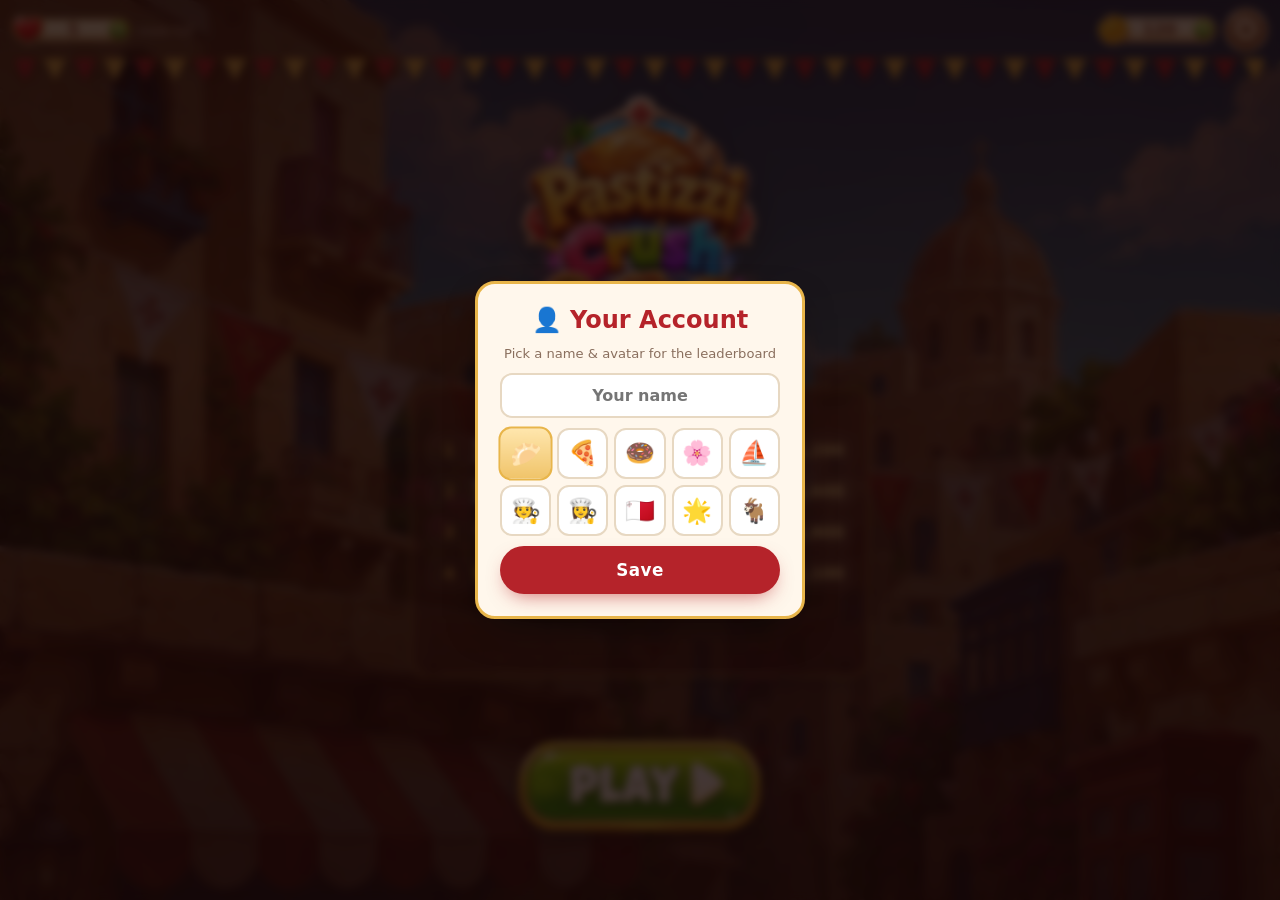
<file: index.html>
<!DOCTYPE html>
<html lang="en">
<head>
<meta charset="UTF-8">
<meta name="viewport" content="width=device-width, initial-scale=1.0, maximum-scale=1.0, user-scalable=no, viewport-fit=cover">
<title>Pastizzi Crush</title>
<meta name="description" content="Pastizzi Crush — a Maltese match-3 game. Swap pastizzi, qassatat, imqaret, figolli & more. Match 3 to pop, clear jelly, deliver luzzi and beat every level!">
<meta name="theme-color" content="#140a08">
<meta name="color-scheme" content="dark">
<!-- social / SEO -->
<meta property="og:title" content="Pastizzi Crush">
<meta property="og:description" content="A juicy Maltese match-3 game — pastizzi, qassatat, pizza, figolli & more.">
<meta property="og:type" content="website">
<meta property="og:image" content="assets/logo.png">
<meta name="twitter:card" content="summary_large_image">
<meta name="twitter:title" content="Pastizzi Crush">
<meta name="twitter:description" content="A juicy Maltese match-3 game.">
<meta name="twitter:image" content="assets/logo.png">
<link rel="icon" href="data:image/svg+xml,<svg xmlns='http://www.w3.org/2000/svg' viewBox='0 0 100 100'><text y='.9em' font-size='90'>🥟</text></svg>">
<link rel="manifest" href="manifest.json">
<meta name="mobile-web-app-capable" content="yes">
<meta name="apple-mobile-web-app-capable" content="yes">
<meta name="apple-mobile-web-app-status-bar-style" content="black-translucent">
<meta name="apple-mobile-web-app-title" content="Pastizzi Crush">
<link rel="apple-touch-icon" href="icons/icon-192.png">
<link rel="stylesheet" href="css/styles.css">
</head>
<body>

<!-- shared 3D gradients for the food art (referenced by every tile) -->
<svg width="0" height="0" style="position:absolute" aria-hidden="true"><defs>
  <linearGradient id="gGold" x1="0" y1="0" x2="0" y2="1"><stop offset="0" stop-color="#ffe49e"/><stop offset=".5" stop-color="#f3b44c"/><stop offset="1" stop-color="#c2801b"/></linearGradient>
  <linearGradient id="gGold2" x1="0" y1="0" x2="0" y2="1"><stop offset="0" stop-color="#ffd882"/><stop offset="1" stop-color="#c8851f"/></linearGradient>
  <linearGradient id="gGoldDeep" x1="0" y1="0" x2="0" y2="1"><stop offset="0" stop-color="#e9ab43"/><stop offset="1" stop-color="#a86c14"/></linearGradient>
  <radialGradient id="gCherry" cx=".38" cy=".3" r=".8"><stop offset="0" stop-color="#ff6072"/><stop offset="1" stop-color="#bc1f38"/></radialGradient>
  <radialGradient id="gRed" cx=".4" cy=".34" r=".8"><stop offset="0" stop-color="#ff7e54"/><stop offset="1" stop-color="#a81f1c"/></radialGradient>
  <radialGradient id="gCream" cx=".4" cy=".32" r=".85"><stop offset="0" stop-color="#fff8d2"/><stop offset="1" stop-color="#e6c049"/></radialGradient>
  <linearGradient id="gBrown" x1="0" y1="0" x2="0" y2="1"><stop offset="0" stop-color="#d99f63"/><stop offset="1" stop-color="#71421d"/></linearGradient>
  <radialGradient id="gPink" cx=".4" cy=".32" r=".85"><stop offset="0" stop-color="#ffc2db"/><stop offset="1" stop-color="#cf5489"/></radialGradient>
  <radialGradient id="gPea" cx=".4" cy=".3" r=".85"><stop offset="0" stop-color="#c4e472"/><stop offset="1" stop-color="#567f28"/></radialGradient>
  <radialGradient id="gGloss" cx=".5" cy=".5" r=".5"><stop offset="0" stop-color="#fff" stop-opacity=".6"/><stop offset="1" stop-color="#fff" stop-opacity="0"/></radialGradient>
</defs></svg>

<!-- top HUD (menu + map) -->
<div class="tophud" id="tophud">
  <button id="mapBack" class="hud-back" aria-label="Main menu">⟵</button>
  <span class="lives-hud"><span id="livesNum">5</span></span>
  <span class="meta-timer" id="metaTimer"></span>
  <span class="coins-hud"><span id="coinsNum">0</span></span>
  <button id="gear" class="gearbtn" aria-label="Settings"></button>
</div>
<!-- back to map + settings during play -->
<button id="home" class="homebtn" aria-label="Back to map">🗺️</button>
<button id="gameGear" class="gamegear" aria-label="Settings">⚙️</button>

<div id="gamebg"></div>

<header class="hud">
  <div class="title">Pastizzi&nbsp;<span>Crush</span></div>
  <div class="stats">
    <div class="stat"><small>Level</small><b id="level">1</b></div>
    <div class="stat"><small>Moves</small><b id="moves">20</b></div>
    <div class="stat"><small>Score</small><b id="score">0</b></div>
    <div class="stat"><small>Best</small><b id="best">0</b></div>
  </div>
  <div class="goal">
    <div class="goalbar"><span id="goalfill"></span></div>
    <small id="goaltext">Target 1,000</small>
  </div>
</header>

<main>
  <div id="board" class="board"></div>
</main>

<p class="hint">Tap a tile then a neighbour — or swipe — to swap. Match 3+ in a row or column.</p>

<!-- In-game boosters -->
<div class="boosters" id="boosters">
  <span class="boost-coins">🪙 <b id="gCoins">0</b></span>
  <button class="boost" data-b="moves"><span class="bi">➕</span><small>+5 moves</small><b class="bc">30</b></button>
  <button class="boost" data-b="shuffle"><span class="bi">🔀</span><small>Shuffle</small><b class="bc">40</b></button>
  <button class="boost" data-b="line"><span class="bi">🚀</span><small>Rocket</small><b class="bc">50</b></button>
  <button class="boost" data-b="colour"><span class="bi">🫧</span><small>Splash</small><b class="bc">60</b></button>
  <button class="boost" data-b="area"><span class="bi">🎆</span><small>Firework</small><b class="bc">70</b></button>
</div>

<!-- Level-select map (home screen) -->
<!-- MAIN MENU -->
<div class="menu hide" id="menu">
  <div class="bunting" aria-hidden="true"></div>
  <img class="menu-logo" src="assets/logo.png" alt="Pastizzi Crush">
  <button class="profile" id="profile" aria-label="Edit account"></button>
  <div class="leaderboard">
    <div class="lb-title">🏆 Leaderboard</div>
    <div class="lb-list" id="leaderList"></div>
    <div class="lb-note">Top scores on this device</div>
  </div>
  <button class="menu-play" id="menuPlay" aria-label="Play"><img src="assets/play.png" alt="Play"></button>
</div>

<!-- MAP (level select) -->
<div class="map hide" id="map">
  <div class="map-list" id="mapList"></div>
</div>

<!-- Map bottom bar: Shop · Daily · Play -->
<div class="map-bottom" id="mapBottom">
  <button class="mb-btn" id="btnShop" aria-label="Shop"><img src="assets/shop.png" alt=""><small>Shop</small></button>
  <button class="mb-btn" id="btnDaily" aria-label="Daily bonus"><img src="assets/daily.png" alt=""><small>Daily</small></button>
  <button class="play-fab" id="mapPlay" aria-label="Play"><img src="assets/play.png" alt="Play"></button>
</div>

<!-- Settings -->
<div class="settings hide" id="settings">
  <div class="set-panel">
    <h2>⚙️ Settings</h2>
    <button class="set-toggle" id="setMusic">🎵 Music: ON</button>
    <button class="set-toggle" id="setSfx">🔊 Effects: ON</button>
    <button class="btn" id="setAccount">👤 Edit account</button>
    <button class="btn" id="setHome">🗺️ Home / Map</button>
    <button class="btn btn-ghost" id="setClose">Close</button>
  </div>
</div>

<!-- Power-up Shop -->
<div class="settings hide" id="shop">
  <div class="set-panel shop-panel">
    <h2>🛒 Power-Up Shop</h2>
    <div class="shop-coins">🪙 <b id="shopCoins">0</b></div>
    <div class="daily-deal" id="dailyDeal"></div>
    <div class="shop-list" id="shopList"></div>
    <button class="btn btn-ghost" id="shopClose">Close</button>
  </div>
</div>

<!-- Account (create / edit) -->
<div class="settings hide" id="account">
  <div class="set-panel">
    <h2>👤 Your Account</h2>
    <p class="set-sub">Pick a name & avatar for the leaderboard</p>
    <input id="accName" class="set-name" maxlength="12" placeholder="Your name" aria-label="Player name">
    <div class="avatar-pick" id="avatarPick"></div>
    <button class="btn" id="accSave">Save</button>
  </div>
</div>

<!-- Overlay (win / lose / tip) -->
<div class="overlay hide" id="overlay">
  <div class="panel">
    <div class="emoji" id="ovEmoji">🥟</div>
    <div class="ov-stars hide" id="ovStars"></div>
    <h2 id="ovTitle">Pastizzi Crush</h2>
    <p id="ovText"></p>
    <button class="btn" id="ovBtn">Play</button>
    <button class="btn btn-ghost" id="ovMap">🗺️ Map</button>
  </div>
</div>

<div class="flash" id="flash"></div>
<div class="toast" id="toast"></div>

<!-- iOS gate: must install to play -->
<div class="iosgate hide" id="iosgate">
  <img class="iosgate-logo" src="assets/logo.png" alt="Pastizzi Crush">
  <div class="iosgate-card">
    <div class="ig-emoji">📲</div>
    <h2>Install to Play</h2>
    <p id="iosgateMsg"></p>
    <div class="ig-arrow">⬇︎</div>
    <small>Tap Share at the bottom of Safari</small>
  </div>
</div>

<!-- Install banner (iOS = step guide, Android = real prompt) -->
<div class="install hide" id="install">
  <button class="install-x" id="installX" aria-label="Dismiss">✕</button>
  <span class="install-emoji">📲</span>
  <span id="installMsg" class="install-msg"></span>
  <button class="install-btn" id="installBtn">Install</button>
</div>

<script src="js/lib/confetti.min.js"></script>
<script src="js/game.js"></script>
</body>
</html>
</file>
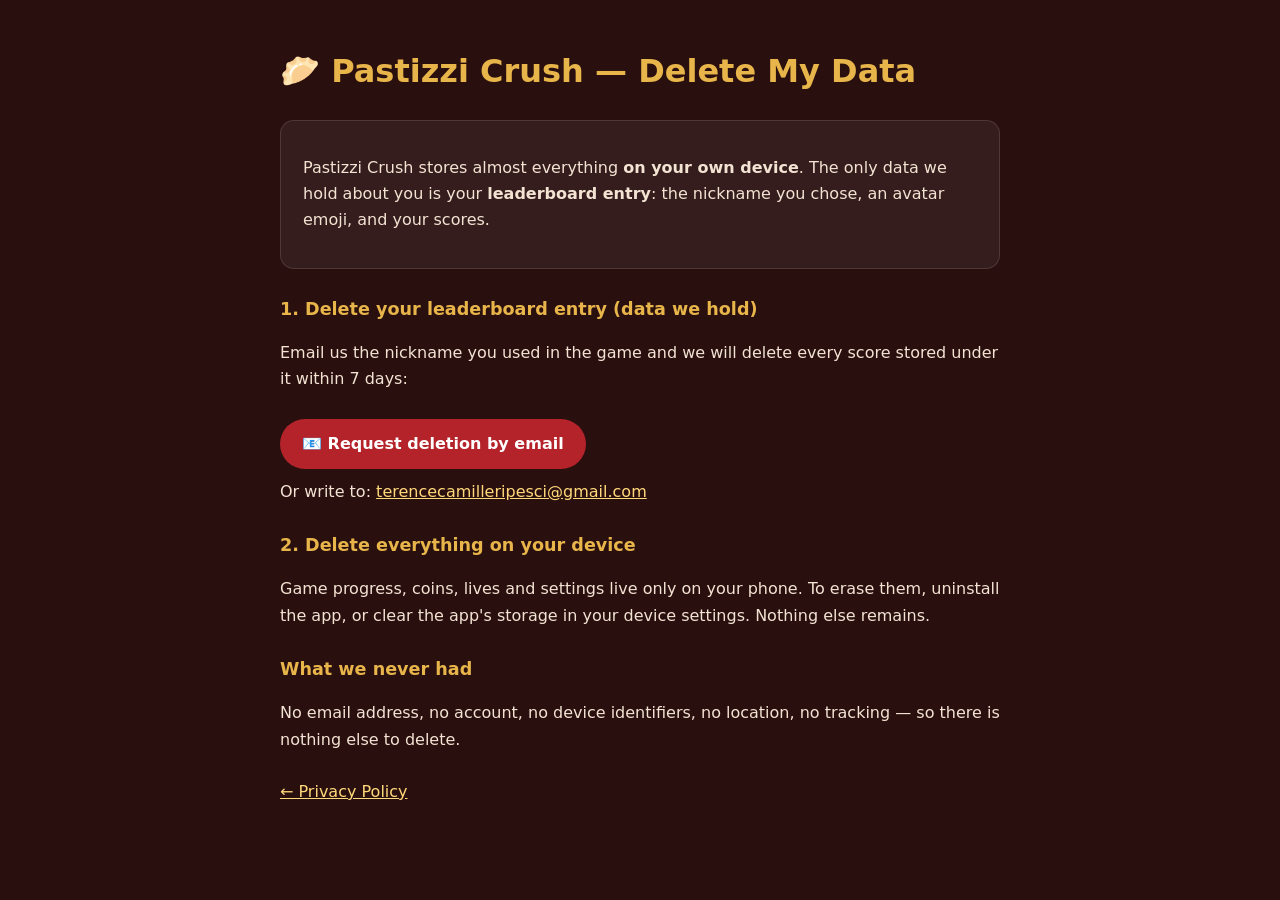
<file: delete-data.html>
<!DOCTYPE html>
<html lang="en">
<head>
<meta charset="UTF-8">
<meta name="viewport" content="width=device-width, initial-scale=1.0">
<title>Delete My Data — Pastizzi Crush</title>
<style>
  body{font-family:'Trebuchet MS',-apple-system,system-ui,sans-serif;background:#2a0f0f;color:#f3e3d3;margin:0;padding:24px;line-height:1.65}
  main{max-width:720px;margin:0 auto}
  h1{color:#e8b54a} h2{color:#e8b54a;margin-top:26px;font-size:1.1rem}
  a{color:#ffd97a}
  .card{background:rgba(255,255,255,.06);border:1px solid rgba(255,255,255,.12);border-radius:14px;padding:18px 22px;margin-top:18px}
  .btn{display:inline-block;margin-top:10px;background:#b5232a;color:#fff;text-decoration:none;font-weight:800;padding:12px 22px;border-radius:999px}
</style>
</head>
<body>
<main>
  <h1>🥟 Pastizzi Crush — Delete My Data</h1>

  <div class="card">
    <p>Pastizzi Crush stores almost everything <b>on your own device</b>. The only data we hold about you is your <b>leaderboard entry</b>: the nickname you chose, an avatar emoji, and your scores.</p>
  </div>

  <h2>1. Delete your leaderboard entry (data we hold)</h2>
  <p>Email us the nickname you used in the game and we will delete every score stored under it within 7 days:</p>
  <a class="btn" href="mailto:terencecamilleripesci@gmail.com?subject=Pastizzi%20Crush%20—%20Delete%20my%20data&body=Please%20delete%20the%20leaderboard%20entries%20for%20the%20nickname%3A%20">📧 Request deletion by email</a>
  <p style="margin-top:10px">Or write to: <a href="mailto:terencecamilleripesci@gmail.com">terencecamilleripesci@gmail.com</a></p>

  <h2>2. Delete everything on your device</h2>
  <p>Game progress, coins, lives and settings live only on your phone. To erase them, uninstall the app, or clear the app's storage in your device settings. Nothing else remains.</p>

  <h2>What we never had</h2>
  <p>No email address, no account, no device identifiers, no location, no tracking — so there is nothing else to delete.</p>

  <p style="margin-top:26px"><a href="privacy.html">← Privacy Policy</a></p>
</main>
</body>
</html>
</file>
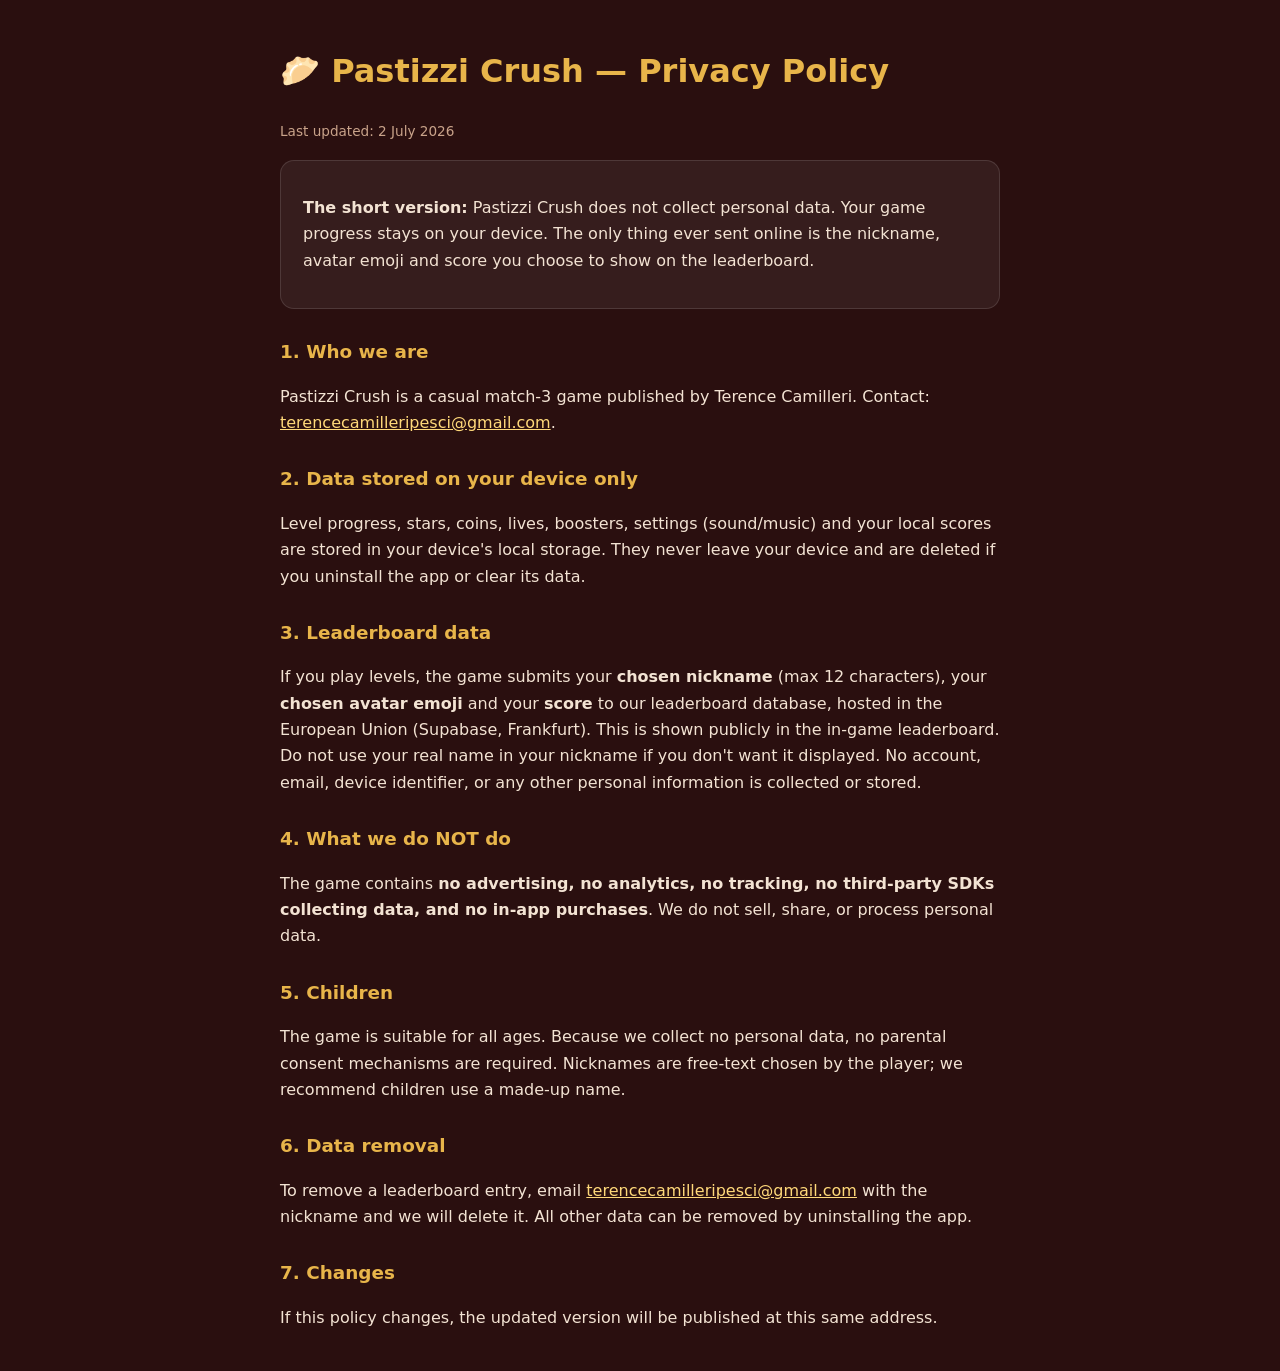
<file: privacy.html>
<!DOCTYPE html>
<html lang="en">
<head>
<meta charset="UTF-8">
<meta name="viewport" content="width=device-width, initial-scale=1.0">
<title>Privacy Policy — Pastizzi Crush</title>
<style>
  body{font-family:'Trebuchet MS',-apple-system,system-ui,sans-serif;background:#2a0f0f;color:#f3e3d3;margin:0;padding:24px;line-height:1.65}
  main{max-width:720px;margin:0 auto}
  h1{color:#e8b54a} h2{color:#e8b54a;margin-top:28px;font-size:1.15rem}
  a{color:#ffd97a} .updated{color:#c9a38a;font-size:.85rem}
  .card{background:rgba(255,255,255,.06);border:1px solid rgba(255,255,255,.12);border-radius:14px;padding:18px 22px;margin-top:18px}
</style>
</head>
<body>
<main>
  <h1>🥟 Pastizzi Crush — Privacy Policy</h1>
  <p class="updated">Last updated: 2 July 2026</p>

  <div class="card">
    <p><b>The short version:</b> Pastizzi Crush does not collect personal data. Your game progress stays on your device. The only thing ever sent online is the nickname, avatar emoji and score you choose to show on the leaderboard.</p>
  </div>

  <h2>1. Who we are</h2>
  <p>Pastizzi Crush is a casual match-3 game published by Terence Camilleri. Contact: <a href="mailto:terencecamilleripesci@gmail.com">terencecamilleripesci@gmail.com</a>.</p>

  <h2>2. Data stored on your device only</h2>
  <p>Level progress, stars, coins, lives, boosters, settings (sound/music) and your local scores are stored in your device's local storage. They never leave your device and are deleted if you uninstall the app or clear its data.</p>

  <h2>3. Leaderboard data</h2>
  <p>If you play levels, the game submits your <b>chosen nickname</b> (max 12 characters), your <b>chosen avatar emoji</b> and your <b>score</b> to our leaderboard database, hosted in the European Union (Supabase, Frankfurt). This is shown publicly in the in-game leaderboard. Do not use your real name in your nickname if you don't want it displayed. No account, email, device identifier, or any other personal information is collected or stored.</p>

  <h2>4. What we do NOT do</h2>
  <p>The game contains <b>no advertising, no analytics, no tracking, no third-party SDKs collecting data, and no in-app purchases</b>. We do not sell, share, or process personal data.</p>

  <h2>5. Children</h2>
  <p>The game is suitable for all ages. Because we collect no personal data, no parental consent mechanisms are required. Nicknames are free-text chosen by the player; we recommend children use a made-up name.</p>

  <h2>6. Data removal</h2>
  <p>To remove a leaderboard entry, email <a href="mailto:terencecamilleripesci@gmail.com">terencecamilleripesci@gmail.com</a> with the nickname and we will delete it. All other data can be removed by uninstalling the app.</p>

  <h2>7. Changes</h2>
  <p>If this policy changes, the updated version will be published at this same address.</p>
</main>
</body>
</html>
</file>
<file: css/styles.css>
/* ===== Pastizzi Crush — Maltese match-3 ===== */
:root{
  --bg:#2a0f0f; --bg2:#3a1414; --panel:#fff7ec; --ink:#2a1810; --muted:#8a6f5e;
  --red:#b5232a; --gold:#e8b54a; --azure:#1f7ab5; --line:#e7d8c2;
  --shadow:0 16px 40px -16px rgba(0,0,0,.6);
}
*{box-sizing:border-box;margin:0;padding:0;-webkit-tap-highlight-color:transparent}
html{ background:#1a0d0a; }   /* dark base layer — no bright red can peek through any gap */
/* lock the page so it behaves like a native app — no scroll, no rubber-band bounce */
html,body{ height:100%; height:100dvh; overflow:hidden; position:fixed; inset:0; width:100%;
  overscroll-behavior:none; touch-action:manipulation; -webkit-user-select:none; user-select:none; }
body{
  font-family:'Trebuchet MS',-apple-system,system-ui,sans-serif;
  background:
    radial-gradient(circle at 20% 0%, #4a1a1a, transparent 60%),
    radial-gradient(circle at 100% 100%, #5a2020, transparent 55%),
    var(--bg);
  color:#fff; display:flex; flex-direction:column; align-items:center;
  padding:calc(env(safe-area-inset-top) + 10px) 10px calc(8px + env(safe-area-inset-bottom)); user-select:none;
}
/* living ambient glow behind everything */
body::before{ content:''; position:fixed; inset:-15%; z-index:-1; pointer-events:none;
  background:
    radial-gradient(circle at 28% 24%, rgba(232,181,74,.11), transparent 42%),
    radial-gradient(circle at 74% 76%, rgba(181,35,42,.13), transparent 46%);
  animation:bgdrift 22s ease-in-out infinite alternate; }
@keyframes bgdrift{ from{ transform:translate(-3%,-2%) scale(1) } to{ transform:translate(3%,2%) scale(1.06) } }
/* perf: the full-screen scene covers this glow anyway — stop animating it during map/play */
body.playing::before, body.on-map::before{ display:none; }

/* HUD */
.hud{ width:min(100%,460px); }
body.playing .title{ display:none; }   /* in play, the board gets the space — brand lives on the menu */
.title{ text-align:center; font-size:1.85rem; font-weight:900; letter-spacing:.5px; margin:2px 0 9px;
  background:linear-gradient(180deg,#fff3c4,#f3b63e 58%,#d98f22); -webkit-background-clip:text; background-clip:text; color:transparent;
  filter:drop-shadow(0 2px 0 rgba(0,0,0,.35)) drop-shadow(0 0 12px rgba(232,181,74,.4)); }
.title span{ background:linear-gradient(180deg,#ffffff,#ffd6cd); -webkit-background-clip:text; background-clip:text; color:transparent; }
.stats{ display:grid; grid-template-columns:repeat(4,1fr); gap:8px; }
.stat{ background:linear-gradient(180deg, rgba(255,255,255,.18), rgba(255,255,255,.04)); border:1px solid rgba(255,255,255,.22);
  border-radius:15px; padding:7px 4px; text-align:center; box-shadow:inset 0 1px 0 rgba(255,255,255,.3), 0 3px 8px rgba(0,0,0,.32); }
.stat small{ display:block; font-size:.6rem; text-transform:uppercase; letter-spacing:1px; color:#ecd3c2; }
.stat b{ font-size:1.3rem; font-variant-numeric:tabular-nums; text-shadow:0 1px 2px rgba(0,0,0,.45); }
.goal{ margin:11px 0 6px; }
.goalbar{ height:16px; background:rgba(0,0,0,.42); border-radius:999px; overflow:hidden; border:1px solid rgba(0,0,0,.35); box-shadow:inset 0 2px 5px rgba(0,0,0,.55); }
.goalbar span{ position:relative; display:block; height:100%; width:0; border-radius:999px; transition:width .35s cubic-bezier(.34,1.56,.64,1);
  background:linear-gradient(180deg,#fff0b0,#f2ba42 55%,#e09a24); box-shadow:inset 0 2px 0 rgba(255,255,255,.55), inset 0 -3px 4px rgba(150,90,10,.5); }
.goal small{ display:block; text-align:center; margin-top:6px; font-size:.76rem; font-weight:700; color:#f2dbc6; text-shadow:0 1px 2px rgba(0,0,0,.4); }

/* Board — grows to fill the space between HUD and boosters, board centred in it */
main{ width:min(100%,460px); flex:1 1 auto; min-height:0; display:flex; align-items:center; justify-content:center; }
/* in-game background = the world you're playing */
#gamebg{ position:fixed; top:0; left:0; width:100%; height:118vh; height:118dvh; z-index:-1; background-color:#20100c; background-size:cover; background-position:center top; background-repeat:no-repeat; display:none; }
body.playing{ background:#20100c; }   /* dark base while playing so nothing red ever peeks through */
#gamebg::after{ content:''; position:absolute; inset:0; background:linear-gradient(180deg, rgba(20,8,8,.5), rgba(20,8,8,.35) 40%, rgba(20,8,8,.62)); }
body.playing #gamebg{ display:block; }
/* board fits the level shape: no square box — each playable cell gets its own slot */
.board{ position:relative; width:min(100%, calc(100svh - 248px)); aspect-ratio:1; margin:0 auto;
  background:transparent; border:none; box-shadow:none;
  touch-action:none; overflow:hidden; perspective:820px; }
.slot{ position:absolute; top:0; left:0; border-radius:17px; z-index:0; pointer-events:none;
  box-shadow:inset 0 2px 3px rgba(255,255,255,.14), inset 0 -4px 9px rgba(0,0,0,.45), 0 2px 5px rgba(0,0,0,.35); }
.slot.sa{ background:linear-gradient(180deg, rgba(255,255,255,.16), rgba(255,255,255,0) 46%), linear-gradient(160deg, rgba(74,40,30,.5), rgba(26,13,11,.58)); }
.slot.sb{ background:linear-gradient(180deg, rgba(255,255,255,.16), rgba(255,255,255,0) 46%), linear-gradient(160deg, rgba(52,26,20,.5), rgba(18,9,8,.6)); }
/* outline that traces the level's shape (diamond, octagon, …) in the world colour */
.frameoutline{ position:absolute; inset:0; width:100%; height:100%; z-index:1; pointer-events:none; overflow:visible; }
.frameoutline path{ stroke:var(--frame,#e8b54a); }
.jelly{ position:absolute; border-radius:13px; pointer-events:none; z-index:1;
  background:linear-gradient(135deg, rgba(120,205,255,.42), rgba(90,160,235,.30));
  box-shadow:inset 0 0 0 2px rgba(190,235,255,.55), inset 0 4px 10px rgba(255,255,255,.3); }
.jelly.j2{ background:linear-gradient(135deg, rgba(120,205,255,.7), rgba(70,140,225,.55)); box-shadow:inset 0 0 0 3px rgba(200,240,255,.8), inset 0 4px 12px rgba(255,255,255,.4); }
/* ice — frosty white-blue, always 2 layers */
.jelly.ice{ background:linear-gradient(135deg, rgba(225,245,255,.55), rgba(170,215,245,.45)); box-shadow:inset 0 0 0 2px rgba(255,255,255,.7), inset 0 0 14px rgba(255,255,255,.5); }
.jelly.ice.j2{ background:linear-gradient(135deg, rgba(235,250,255,.85), rgba(150,205,245,.7)); box-shadow:inset 0 0 0 3px rgba(255,255,255,.9), inset 0 0 16px rgba(200,235,255,.7); }
.jelly.ice::before{ content:''; position:absolute; inset:18%; border:2px solid rgba(255,255,255,.6); border-radius:4px; transform:rotate(45deg); }
/* jam — sticky amber honey */
.jelly.jam{ background:linear-gradient(135deg, rgba(240,180,60,.6), rgba(200,130,30,.55)); box-shadow:inset 0 0 0 2px rgba(255,225,150,.6), inset 0 4px 10px rgba(120,70,10,.4); }
.jelly.jam.j2{ background:linear-gradient(135deg, rgba(235,160,40,.85), rgba(170,100,20,.75)); box-shadow:inset 0 0 0 3px rgba(255,220,140,.8); }
.tile.ing{ z-index:3; box-shadow:inset 0 -5px 9px rgba(0,0,0,.25), inset 0 4px 8px rgba(255,255,255,.3), 0 4px 9px rgba(0,0,0,.4); }
@keyframes bob{ 0%,100%{ transform:translateY(0) } 50%{ transform:translateY(-6%) } }  /* transform-only: cheap on mobile */
.tile.ing .ic{ animation:bob 2.4s ease-in-out infinite; }
/* no bubble — the 3D pastry art itself is the piece */
.tile{ position:absolute; display:flex; align-items:center; justify-content:center; z-index:2;
  background:transparent !important; line-height:1; cursor:pointer; transition:transform .17s cubic-bezier(.34,1.56,.64,1), opacity .16s ease;
  will-change:transform; }
.tile .ic{ pointer-events:none; width:100%; height:100%; object-fit:contain; -webkit-user-drag:none; user-drag:none;
  transition:transform .16s cubic-bezier(.34,1.56,.64,1); }   /* shadows baked into the PNGs — no live filters */
img.ic{ display:block; }
.tile:hover .ic{ transform:scale(1.05); }
/* auto-hint pulse */
.tile.hint{ z-index:5; }
.tile.hint .ic{ animation:hintpulse .75s ease-in-out infinite; }
@keyframes hintpulse{ 0%,100%{ transform:scale(1) } 50%{ transform:scale(1.18) } }  /* transform-only: cheap on mobile */

/* sound toggle */
.sndbtn{ position:fixed; top:10px; right:10px; z-index:55; width:42px; height:42px; border-radius:50%;
  background:rgba(255,255,255,.1); border:1px solid rgba(255,255,255,.2); color:#fff; font-size:1.15rem;
  cursor:pointer; transition:transform .15s, background .15s; }
.sndbtn:hover{ transform:scale(1.08); background:rgba(255,255,255,.18); }
.sndbtn.off{ opacity:.6; }
/* corner play buttons — only while playing */
.homebtn,.gearbtn{ position:fixed; top:calc(env(safe-area-inset-top) + 8px); z-index:60; width:44px; height:44px; border-radius:50%;
  background:rgba(0,0,0,.45); border:1px solid rgba(255,255,255,.3); color:#fff; font-size:1.15rem;
  cursor:pointer; transition:transform .15s, background .15s; display:none; }
.homebtn{ left:10px; } .gearbtn{ right:10px; }
.homebtn:hover,.gearbtn:hover{ transform:scale(1.08) rotate(8deg); background:rgba(255,255,255,.18); }
.gearbtn{ display:block; background:url(../assets/gear.png) center/contain no-repeat; border:none; backdrop-filter:none; }
body.playing .homebtn{ display:block; }    /* home only while playing */

/* settings modal */
.settings{ position:fixed; inset:0; z-index:80; display:flex; align-items:center; justify-content:center; padding:20px;
  background:rgba(20,6,6,.8); backdrop-filter:blur(4px); }
.settings.hide{ display:none; }
.set-panel{ background:var(--panel); color:var(--ink); width:min(100%,330px); border-radius:20px; padding:22px; text-align:center;
  border:3px solid var(--gold); box-shadow:var(--shadow); display:flex; flex-direction:column; gap:10px; }
.set-panel h2{ color:var(--red); margin-bottom:6px; }
.set-name{ padding:11px 14px; border-radius:12px; border:2px solid var(--line); font:inherit; font-weight:700; text-align:center; color:var(--ink); background:#fff; }
.set-toggle{ padding:12px; border-radius:12px; border:2px solid var(--line); background:#f3e2c8; color:var(--muted); font:inherit; font-weight:800; cursor:pointer; transition:.15s; }
.set-toggle.on{ background:linear-gradient(180deg,#ffe6ad,#e6b563); border-color:var(--gold); color:#7a1717; }
.set-sub{ color:var(--muted); font-size:.82rem; margin:-4px 0 2px; }
/* avatar picker */
.avatar-pick{ display:grid; grid-template-columns:repeat(5,1fr); gap:6px; }
.av{ aspect-ratio:1; font-size:1.5rem; border-radius:12px; border:2px solid var(--line); background:#fff; cursor:pointer; transition:.12s; }
.av.on{ border-color:var(--gold); background:linear-gradient(180deg,#ffe6ad,#f0c46a); transform:scale(1.06); }
/* profile chip on map */
.profile{ display:inline-flex; align-items:center; gap:8px; margin:4px auto 8px; padding:5px 14px 5px 6px; border-radius:999px;
  background:rgba(255,255,255,.08); border:1px solid rgba(232,181,74,.4); color:#fff; font:inherit; font-weight:700; cursor:pointer; }
.profile .pf-av{ font-size:1.25rem; }
.profile .pf-name{ max-width:120px; overflow:hidden; text-overflow:ellipsis; white-space:nowrap; }
.profile .pf-best{ color:var(--gold); font-size:.78rem; }

/* leaderboard */
.leaderboard{ width:min(100%,460px); margin:18px auto 0; background:linear-gradient(180deg, rgba(90,40,20,.55), rgba(60,26,16,.6));
  border:2px solid rgba(232,181,74,.5); border-radius:18px; padding:14px; box-shadow:0 8px 20px -8px rgba(0,0,0,.6); }
.lb-title{ text-align:center; color:var(--gold); font-weight:800; font-size:1.05rem; margin-bottom:10px; letter-spacing:.5px; }
.lb-list{ display:flex; flex-direction:column; gap:5px; }
.lb-row{ display:grid; grid-template-columns:26px 26px 1fr auto; align-items:center; gap:8px; padding:7px 10px; border-radius:10px;
  background:rgba(255,255,255,.06); color:#f3e2c8; font-weight:700; }
.lb-av{ font-size:1.15rem; text-align:center; }
.lb-row.me{ background:linear-gradient(90deg, rgba(232,181,74,.28), rgba(232,181,74,.12)); border:1px solid rgba(232,181,74,.5); color:#fff; }
.lb-rank{ font-weight:900; color:var(--gold); text-align:center; }
.lb-name{ overflow:hidden; text-overflow:ellipsis; white-space:nowrap; }
.lb-score{ font-variant-numeric:tabular-nums; color:#ffe08a; }
.lb-empty{ text-align:center; color:#e9cdba; font-size:.85rem; padding:8px; }
.lb-note{ text-align:center; color:#c9a892; font-size:.68rem; margin-top:8px; }
/* booster you can't afford */
.boost.cant{ opacity:.4; }
.boost .bc.owned{ color:#8be06a; } .boost .bc.owned::before{ content:''; }

/* power-up shop */
.shop-panel{ max-width:360px; }
.shop-coins{ align-self:center; background:rgba(232,181,74,.16); border:1px solid var(--gold); border-radius:999px; padding:5px 16px; font-weight:900; color:#b5810f; }
.daily-deal{ background:linear-gradient(180deg,#fff3d6,#ffe1a8); border:2px solid var(--gold); border-radius:14px; padding:10px; text-align:center; }
.deal-tag{ font-size:.72rem; font-weight:800; letter-spacing:1px; color:var(--red); text-transform:uppercase; }
.deal-body{ color:var(--ink); font-size:.95rem; margin:4px 0 8px; } .deal-body s{ color:var(--muted); }
.deal-ic{ font-size:1.2rem; }
.shop-list{ display:flex; flex-direction:column; gap:7px; max-height:44vh; overflow-y:auto; }
.shop-row{ display:flex; align-items:center; gap:9px; background:#f3e2c8; border:1px solid var(--line); border-radius:12px; padding:8px 10px; }
.shop-ic{ font-size:1.5rem; width:30px; text-align:center; }
.shop-info{ flex:1; text-align:left; line-height:1.2; } .shop-info b{ color:var(--ink); } .shop-info small{ display:block; color:var(--muted); font-size:.72rem; }
.shop-own{ font-weight:900; color:#5a8a2c; font-size:.8rem; }
.shop-buy{ background:var(--red); color:#fff; border:0; border-radius:999px; padding:8px 12px; font:inherit; font-weight:800; font-size:.82rem; cursor:pointer; white-space:nowrap; }
.shop-buy:active{ transform:scale(.95); }
.tile.sel{ z-index:6; }
.tile.sel .ic{ transform:scale(1.16) translateY(-6%);
  filter:drop-shadow(0 0 12px rgba(255,235,180,.95)); }   /* single glow — cheap, only ever 1 tile */
.tile.pop{ animation:pop .24s ease-in forwards; z-index:4; }
.tile.pop::before{ content:''; position:absolute; inset:6%; border-radius:50%; border:3px solid rgba(255,242,205,.9);
  animation:popring .42s ease-out forwards; pointer-events:none; z-index:5; }
@keyframes pop{ 0%{transform:var(--t) scale(1); filter:brightness(1)} 42%{transform:var(--t) scale(1.36) rotateZ(8deg); filter:brightness(1.75) drop-shadow(0 0 12px #fff)} 100%{transform:var(--t) scale(.08) rotateZ(24deg); opacity:0; filter:brightness(2)} }
@keyframes popring{ 0%{transform:scale(.5); opacity:.85} 100%{transform:scale(1.9); opacity:0} }

/* special tiles */
.tile.sp-blast{ box-shadow:0 0 0 3px rgba(255,255,255,.85), 0 0 16px #fff, inset 0 -5px 9px rgba(0,0,0,.22); }
.tile.sp-blast::after{ content:'💥'; position:absolute; right:-2px; top:-4px; font-size:.5em; filter:drop-shadow(0 1px 1px #000); }
.tile.sp-wrap{ box-shadow:0 0 0 3px rgba(255,210,120,.95), 0 0 16px #ffcf6e, inset 0 -5px 9px rgba(0,0,0,.22); }
.tile.sp-wrap::after{ content:'💣'; position:absolute; right:-3px; bottom:-4px; font-size:.5em; filter:drop-shadow(0 1px 1px #000); }
.tile.sp-super{ animation:superglow 1s ease-in-out infinite; }
.tile.sp-super::after{ content:'✨'; position:absolute; left:50%; top:-6px; transform:translateX(-50%); font-size:.55em; }
@keyframes superglow{ 0%,100%{ filter:drop-shadow(0 0 4px #ffd24a) } 50%{ filter:drop-shadow(0 0 14px #ffe98a) brightness(1.12) } }

/* particles */
.spark{ position:absolute; width:8px; height:8px; border-radius:50%; pointer-events:none; z-index:7; box-shadow:0 0 6px currentColor; animation:spark .5s ease-out forwards; }
@keyframes spark{ to{ transform:translate(var(--dx),var(--dy)) scale(.2); opacity:0 } }

/* combo banner */
.combo{ position:absolute; left:50%; top:46%; transform:translate(-50%,-50%); font-size:2.3rem; font-weight:900;
  background:linear-gradient(180deg,#fff,#ffe08a); -webkit-background-clip:text; background-clip:text; color:transparent;
  -webkit-text-stroke:1px rgba(120,20,20,.35);
  text-shadow:0 3px 0 rgba(181,35,42,.55), 0 0 24px rgba(255,200,90,.6); pointer-events:none; z-index:9; white-space:nowrap; animation:combo .9s cubic-bezier(.2,1.4,.4,1) forwards; }
@keyframes combo{ 0%{opacity:0; transform:translate(-50%,-50%) scale(.3) rotate(-6deg)} 26%{opacity:1; transform:translate(-50%,-50%) scale(1.2) rotate(2deg)} 40%{transform:translate(-50%,-50%) scale(1.05) rotate(0)} 100%{opacity:0; transform:translate(-50%,-72%) scale(1)} }

/* boom: shockwave + flash */
.shock{ position:absolute; width:6px; height:6px; border-radius:50%; pointer-events:none; z-index:8; transform:translate(-50%,-50%);
  border:4px solid rgba(255,255,255,.9); box-shadow:0 0 24px rgba(255,220,120,.9); animation:shock .42s ease-out forwards; }
@keyframes shock{ 0%{ width:6px; height:6px; opacity:.95 } 100%{ width:var(--s); height:var(--s); opacity:0; border-width:1px } }
.flash{ position:fixed; inset:0; background:radial-gradient(circle, rgba(255,240,200,.55), rgba(255,200,120,0) 60%); opacity:0; pointer-events:none; z-index:40; transition:opacity .12s ease; }
.flash.on{ opacity:1; }

/* board shake */
.board.shake{ animation:shake .32s ease; }
@keyframes shake{ 0%,100%{transform:translate(0,0)} 20%{transform:translate(-6px,3px)} 40%{transform:translate(5px,-4px)} 60%{transform:translate(-4px,3px)} 80%{transform:translate(3px,-2px)} }

@media (prefers-reduced-motion:reduce){ .tile,.tile.sp-super{ transition:none; animation:none } }

/* score popups */
.pscore{ position:absolute; z-index:8; font-weight:900; color:#fff2c8; pointer-events:none;
  text-shadow:0 2px 0 #b5232a, 0 0 8px rgba(255,200,90,.8); animation:rise .85s cubic-bezier(.2,1.3,.4,1) forwards; font-size:1.15rem; }
@keyframes rise{ 0%{opacity:0; transform:translateY(4px) scale(.6)} 22%{opacity:1; transform:translateY(-6px) scale(1.15)} 100%{opacity:0; transform:translateY(-40px) scale(1)} }

.hint{ width:min(100%,460px); text-align:center; color:#d9b9a8; font-size:.8rem; margin-top:12px; }

/* overlay */
.overlay{ position:fixed; inset:0; background:rgba(20,6,6,.78); backdrop-filter:blur(4px);
  display:flex; align-items:center; justify-content:center; padding:20px; z-index:50; transition:opacity .25s; }
.overlay.hide{ opacity:0; pointer-events:none; }
.panel{ background:var(--panel); color:var(--ink); width:min(100%,360px); border-radius:20px; padding:28px 24px; text-align:center; box-shadow:var(--shadow); border:3px solid var(--gold); }
.panel .emoji{ font-size:3.4rem; }
.panel h2{ color:var(--red); font-size:1.7rem; margin:6px 0 8px; }
.panel p{ color:var(--muted); font-size:.95rem; margin-bottom:18px; }
.btn{ background:var(--red); color:#fff; border:0; border-radius:999px; padding:14px 34px; font:inherit; font-weight:800; font-size:1.05rem; letter-spacing:.5px; cursor:pointer; box-shadow:0 8px 20px -8px rgba(181,35,42,.7); transition:transform .15s; }
.btn:hover{ transform:translateY(-2px); }
.btn-ghost{ background:transparent; color:var(--muted); box-shadow:none; padding:8px 20px; font-size:.92rem; margin-top:6px; }
.ov-stars{ position:relative; margin:2px 0 -2px; height:3rem; }
.ov-stars.hide{ display:none; }
.ov-stars b{ position:relative; z-index:1; display:inline-block; font-size:2.3rem; margin:0 2px; color:rgba(120,90,40,.3); animation:starpop .55s cubic-bezier(.2,1.7,.4,1) both; }
.ov-stars b.on{ color:var(--gold); text-shadow:0 2px 0 #00000030, 0 0 16px rgba(255,210,90,.85); }
.ov-stars b:nth-child(3){ font-size:2.9rem; margin-top:-8px; }
@keyframes starpop{ 0%{ transform:scale(0) rotate(-160deg); opacity:0 } 60%{ transform:scale(1.35) rotate(10deg) } 100%{ transform:scale(1) rotate(0); opacity:1 } }
/* rotating festa rays behind the stars */
.ov-rays{ position:absolute; left:50%; top:50%; width:190px; height:190px; transform:translate(-50%,-50%); z-index:0; pointer-events:none;
  background:repeating-conic-gradient(rgba(232,181,74,.28) 0 11deg, transparent 11deg 30deg);
  -webkit-mask-image:radial-gradient(circle, #000 18%, transparent 68%); mask-image:radial-gradient(circle, #000 18%, transparent 68%);
  animation:raysSpin 9s linear infinite; }
@keyframes raysSpin{ to{ transform:translate(-50%,-50%) rotate(360deg) } }
/* win panel: entrance bounce + count-up score + coin fly-in */
.panel.pop{ animation:panelPop .5s cubic-bezier(.2,1.5,.4,1) both; }
@keyframes panelPop{ 0%{ transform:scale(.6); opacity:0 } 100%{ transform:scale(1); opacity:1 } }
.panel .emoji{ display:inline-block; animation:emojiBounce 1.6s ease-in-out infinite; }
@keyframes emojiBounce{ 0%,100%{ transform:translateY(0) } 50%{ transform:translateY(-7px) } }
.ov-score{ margin:12px auto 4px; }
.ov-score small{ display:block; font-size:.62rem; letter-spacing:2px; color:var(--muted); font-weight:800; }
.ov-score b{ font-size:2.1rem; font-weight:900; color:var(--ink); font-variant-numeric:tabular-nums;
  background:linear-gradient(180deg,#8a5a10,#c2801b); -webkit-background-clip:text; background-clip:text; color:transparent; }
.ov-coins{ opacity:0; transform:translateY(12px) scale(.8); margin-top:4px; font-weight:800; color:#9c6f15; transition:all .4s cubic-bezier(.2,1.5,.4,1); }
.ov-coins.show{ opacity:1; transform:none; }

/* lives + coins meta bar (map) */
.meta-bar{ display:flex; align-items:center; justify-content:center; gap:14px; margin:2px 0 10px; flex-wrap:wrap; }
.meta-lives{ font-size:1.1rem; letter-spacing:1px; }
.meta-timer{ color:#e9cdba; font-size:.78rem; font-variant-numeric:tabular-nums; min-width:70px; text-align:center; }
.meta-coins{ background:rgba(232,181,74,.16); border:1px solid rgba(232,181,74,.4); border-radius:999px; padding:4px 12px; font-weight:800; color:var(--gold); }

/* booster bar (in-game) */
.boosters{ width:min(100%,460px); display:flex; align-items:center; gap:6px; margin:12px auto 0; padding:0 2px; }
.boost-coins{ background:linear-gradient(180deg,rgba(255,225,140,.28),rgba(232,181,74,.14)); border:1px solid rgba(232,181,74,.5); border-radius:12px; padding:7px 9px; font-weight:900; color:#ffe08a; font-size:.84rem; white-space:nowrap; box-shadow:inset 0 1px 0 rgba(255,255,255,.3); }
.boost{ flex:1; display:flex; flex-direction:column; align-items:center; gap:2px; padding:8px 2px 6px; color:#fff; cursor:pointer; font:inherit;
  background:linear-gradient(180deg, rgba(255,255,255,.2), rgba(255,255,255,.045)); border:1px solid rgba(255,255,255,.25); border-radius:16px;
  box-shadow:inset 0 1px 0 rgba(255,255,255,.35), 0 4px 9px rgba(0,0,0,.35); transition:transform .12s, box-shadow .12s; }
.boost:active{ transform:translateY(2px) scale(.97); box-shadow:inset 0 1px 0 rgba(255,255,255,.2), 0 2px 4px rgba(0,0,0,.3); }
.boost .bi{ font-size:1.5rem; line-height:1; filter:drop-shadow(0 2px 2px rgba(0,0,0,.45)); }
.boost small{ font-size:.56rem; text-transform:uppercase; letter-spacing:.3px; color:#f0dccb; font-weight:700; }
.boost .bc{ font-size:.68rem; color:#ffe08a; font-weight:800; }
.boost .bc::before{ content:'🪙 '; }
.boost.on{ background:linear-gradient(180deg, rgba(255,222,120,.5), rgba(232,181,74,.28)); border-color:var(--gold); box-shadow:0 0 16px rgba(232,181,74,.6), inset 0 1px 0 rgba(255,255,255,.4); }
.board.aim{ cursor:crosshair; box-shadow:var(--shadow), inset 0 0 0 3px rgba(232,181,74,.7); }

/* level-select map */
.map{ position:fixed; inset:0; z-index:45; display:flex; flex-direction:column; align-items:center;
  background:
    radial-gradient(120% 42% at 50% -12%, rgba(96,166,214,.28), transparent 46%),
    radial-gradient(120% 55% at 50% -8%, rgba(232,181,74,.22), transparent 55%),
    radial-gradient(100% 55% at 50% 108%, #5f2019, transparent 55%),
    linear-gradient(180deg, #3a1512, #260f0d);
  overflow-y:auto; -webkit-overflow-scrolling:touch; overscroll-behavior:contain;
  padding:max(8px,env(safe-area-inset-top)) 14px calc(96px + env(safe-area-inset-bottom)); }
.map.hide{ display:none; }
/* festa flag bunting */
.bunting{ width:100%; height:30px; flex:0 0 auto; margin-bottom:2px;
  background:url("data:image/svg+xml,%3Csvg xmlns='http://www.w3.org/2000/svg' width='64' height='32' viewBox='0 0 64 32'%3E%3Cpath d='M0 3H64' stroke='%237a4a10' stroke-width='2'/%3E%3Cpath d='M4 3H28L16 27Z' fill='%23b5232a'/%3E%3Cpath d='M36 3H60L48 27Z' fill='%23e8b54a'/%3E%3C/svg%3E") repeat-x top center;
  background-size:auto 30px; filter:drop-shadow(0 3px 3px rgba(0,0,0,.4)); }
.map-logo{ width:min(78%,300px); height:auto; margin:2px auto 0; filter:drop-shadow(0 8px 16px rgba(0,0,0,.5)); }
.map-sub{ color:var(--gold); font-weight:800; letter-spacing:1px; text-transform:uppercase; font-size:.82rem; margin:-4px 0 14px; }
.map-list{ width:min(100%,460px); display:flex; flex-direction:column; gap:18px; perspective:1100px; }
/* world = warm gold 3D panel "box" */
.world{ background:linear-gradient(180deg, rgba(96,44,22,.6), rgba(58,24,15,.66));
  border:2px solid rgba(232,181,74,.55); border-radius:18px; padding:13px;
  transform:rotateX(6deg); transform-origin:center 85%; transition:transform .28s ease, box-shadow .28s ease;
  box-shadow:0 16px 28px -12px rgba(0,0,0,.75), 0 5px 0 rgba(120,70,20,.45), inset 0 1px 0 rgba(255,220,150,.3); }
.world:hover{ transform:rotateX(0deg) translateZ(14px); box-shadow:0 22px 34px -14px rgba(0,0,0,.8), 0 5px 0 rgba(120,70,20,.45), inset 0 1px 0 rgba(255,220,150,.35); }
.world-name{ color:var(--gold); font-weight:800; font-size:.9rem; margin-bottom:10px; text-align:center; letter-spacing:.5px; }
.world-row{ display:grid; grid-template-columns:repeat(5,1fr); gap:8px; }
/* level cut-out = 3D cream-gold coin */
.lvl-node{ aspect-ratio:1; border-radius:14px; border:2px solid var(--gold); background:linear-gradient(165deg,#ffe6ad,#e6b563);
  color:#7a1717; cursor:pointer; display:flex; flex-direction:column; align-items:center; justify-content:center; gap:2px; font:inherit;
  box-shadow:0 5px 0 #bf902f, 0 9px 14px -4px rgba(0,0,0,.6), inset 0 2px 0 rgba(255,255,255,.65), inset 0 -4px 7px rgba(150,90,20,.35); transition:transform .12s, box-shadow .12s; }
.lvl-node:active{ transform:translateY(4px); box-shadow:0 1px 0 #bf902f, inset 0 2px 0 rgba(255,255,255,.5); }
.lvl-node .num{ font-size:1.3rem; font-weight:900; color:#7a1717; }
.lvl-node .stars{ font-size:.6rem; letter-spacing:1px; color:#cf911c; }
.lvl-node.locked{ background:rgba(255,247,236,.06); border-color:rgba(232,181,74,.28); color:#e9cdba; box-shadow:none; cursor:default; opacity:.7; }
.lvl-node.locked .lock{ font-size:1.2rem; }
.lvl-node.cleared{ background:linear-gradient(165deg,#fff2cf,#ffd977); border-color:#fff0c0; box-shadow:0 4px 0 #d8a33a, 0 0 12px rgba(255,215,120,.55), inset 0 1px 0 rgba(255,255,255,.7); }

/* ===== Candy-Crush per-world scene map ===== */
.scenes{ width:100%; }
.scene{ position:relative; width:100%; overflow:hidden; background-size:cover; background-position:center; }
.scene-tint{ position:absolute; inset:0; z-index:1; pointer-events:none;
  background:linear-gradient(180deg, rgba(0,0,0,.08), rgba(0,0,0,.14) 40%, rgba(0,0,0,.4)); }
.road{ position:absolute; inset:0; width:100%; height:100%; z-index:1; pointer-events:none; }
.node{ position:absolute; transform:translate(-50%,-50%); z-index:2; }
/* level nodes use the green button art */
.scene .lvl-node{ width:62px; background:url(../assets/node.png) center/contain no-repeat !important; border:none; box-shadow:none; color:#fff; }
.scene .lvl-node .num{ color:#fff; text-shadow:0 2px 3px rgba(0,0,0,.55); font-size:1.3rem; }
.scene .lvl-node{ position:relative; overflow:visible; }
.scene .lvl-node .stars{ position:absolute; top:-14px; left:50%; transform:translateX(-50%); display:flex; align-items:flex-end; gap:1px; white-space:nowrap; pointer-events:none; }
.scene .lvl-node .stars b{ font-size:.72rem; line-height:1; text-shadow:0 1px 2px rgba(0,0,0,.8); }
.scene .lvl-node .stars b.on{ color:#ffd24a; }
.scene .lvl-node .stars b.off{ color:rgba(255,255,255,.4); }
.scene .lvl-node .stars b:nth-child(2){ font-size:.9rem; transform:translateY(-3px); }
.scene .lvl-node.locked{ background:url(../assets/nodelock.png) center/contain no-repeat !important; }
.scene .lvl-node:active{ transform:translateY(3px); }
.scene .lvl-node.current{ animation:curglow 1.2s ease-in-out infinite; }
@keyframes curglow{ 0%,100%{ filter:drop-shadow(0 0 1px rgba(255,240,160,.6)) } 50%{ filter:drop-shadow(0 0 12px rgba(255,240,160,1)) } }
/* bottom bar: Shop · Daily · Play */
.map-bottom{ position:fixed; left:0; right:0; bottom:calc(6px + env(safe-area-inset-bottom)); z-index:56;
  display:none; align-items:center; justify-content:space-between; gap:8px; padding:0 16px; pointer-events:none; }
body:not(.playing) .map-bottom{ display:flex; }
.map-bottom > *{ pointer-events:auto; }
.mb-btn{ background:none; border:0; padding:0; cursor:pointer; display:flex; flex-direction:column; align-items:center; gap:1px;
  filter:drop-shadow(0 4px 6px rgba(0,0,0,.5)); }
.mb-btn img{ width:52px; height:52px; object-fit:contain; transition:transform .12s; }
.mb-btn:active img{ transform:scale(.9); }
.mb-btn small{ font-size:.6rem; font-weight:800; color:#fff; text-shadow:0 1px 2px #000; }
.play-fab{ border:0; background:none; padding:0; cursor:pointer; filter:drop-shadow(0 5px 9px rgba(0,0,0,.55)); }
.play-fab img{ width:min(40vw,170px); height:auto; display:block; transition:transform .12s; }
.play-fab:active img{ transform:scale(.94); }
/* lives + coins capsules (map HUD) */
.lives-hud,.coins-hud{ position:relative; width:118px; height:40px; background-position:center; background-repeat:no-repeat; background-size:contain; }
.lives-hud{ background-image:url(../assets/lives.png); }
.coins-hud{ background-image:url(../assets/coins.png); }
#livesNum,#coinsNum{ position:absolute; left:52%; top:48%; transform:translate(-50%,-50%); font-weight:900; font-size:1rem; color:#7a3410; }

/* ===== main menu / map / play screens ===== */
.tophud{ position:fixed; top:0; left:0; right:0; z-index:57; display:none; align-items:center; gap:8px;
  padding:max(8px,env(safe-area-inset-top)) 12px 8px; }
body.on-menu .tophud, body.on-map .tophud{ display:flex; }
.tophud .meta-timer{ flex:1; text-align:left; }
.tophud .gearbtn{ position:static; top:auto; right:auto; left:auto; margin-left:auto; }
.hud-back{ display:none; width:40px; height:40px; border-radius:50%; background:rgba(0,0,0,.4); border:1px solid rgba(255,255,255,.3); color:#fff; font-size:1.25rem; cursor:pointer; flex:0 0 auto; }
body.on-map .hud-back{ display:block; }
.homebtn{ display:none !important; } body.playing .homebtn{ display:block !important; }
/* in-game settings gear (right side, mirrors the map button) */
.gamegear{ position:fixed; top:calc(env(safe-area-inset-top) + 8px); right:10px; z-index:60; width:44px; height:44px; border-radius:50%;
  background:rgba(0,0,0,.45); border:1px solid rgba(255,255,255,.3); color:#fff; font-size:1.15rem; cursor:pointer; display:none; }
body.playing .gamegear{ display:block; }
/* level objective intro banner */
.lvlintro{ position:fixed; top:38%; left:50%; transform:translate(-50%,-50%) scale(.7); z-index:70; pointer-events:none;
  display:flex; flex-direction:column; align-items:center; gap:4px; padding:18px 34px; border-radius:22px; text-align:center;
  background:linear-gradient(180deg, rgba(58,21,18,.94), rgba(34,13,11,.94)); border:3px solid var(--gold);
  box-shadow:0 18px 50px rgba(0,0,0,.6), inset 0 1px 0 rgba(255,255,255,.2), 0 0 30px rgba(232,181,74,.35);
  animation:introIn .45s cubic-bezier(.34,1.56,.64,1) forwards; }
.lvlintro b{ font-size:1.5rem; color:var(--gold); text-shadow:0 2px 0 rgba(0,0,0,.4); }
.lvlintro span{ font-size:1.02rem; color:#fff; font-weight:700; }
.lvlintro.out{ animation:introOut .4s ease forwards; }
@keyframes introIn{ from{ opacity:0; transform:translate(-50%,-50%) scale(.6) } to{ opacity:1; transform:translate(-50%,-50%) scale(1) } }
@keyframes introOut{ to{ opacity:0; transform:translate(-50%,-58%) scale(1.06) } }
.map-bottom{ display:none !important; } body.on-map .map-bottom{ display:flex !important; }
/* map is now full-screen, one world at a time (no scroll) */
.map{ padding:0 !important; overflow:hidden !important; display:block; background-color:#1a0d0a; }
.oneworld .scenebg{ position:fixed; top:0; left:0; width:100%; height:118vh; height:118dvh; object-fit:cover; object-position:center top; }
.map.hide{ display:none !important; }   /* keep it hidden off the map screen */
.oneworld{ position:absolute; inset:0; }
.oneworld .scene{ position:absolute; inset:0; height:auto; background:transparent; animation:sceneIn .28s ease; }
@keyframes sceneIn{ from{ opacity:.35 } to{ opacity:1 } }
.oneworld .scene-tint{ background:linear-gradient(180deg, rgba(0,0,0,.14), transparent 18%); }  /* slight top shade only — nothing at the bottom */
.oneworld .world-ribbon{ top:calc(60px + env(safe-area-inset-top)); }
/* path art holder, sized to the pathway image's aspect ratio */
.pathwrap{ position:absolute; left:50%; transform:translateX(-50%);
  top:calc(104px + env(safe-area-inset-top)); bottom:calc(96px + env(safe-area-inset-bottom)); aspect-ratio:360/639; }
.pathimg{ position:absolute; inset:0; width:100%; height:100%; object-fit:contain; filter:drop-shadow(0 8px 10px rgba(0,0,0,.45)); }
.oneworld .node{ transform:translate(-50%,-50%); }
/* prev / next world arrows */
.wnav{ position:absolute; top:50%; transform:translateY(-50%); z-index:5; width:44px; height:60px; border:0; cursor:pointer;
  background:rgba(0,0,0,.35); color:#fff; font-size:2rem; line-height:1; border-radius:12px; backdrop-filter:blur(3px); }
.wnav.prev{ left:6px; } .wnav.next{ right:6px; }
.wnav:disabled{ opacity:.25; pointer-events:none; }
.menu{ position:fixed; inset:0; z-index:45; display:flex; flex-direction:column; align-items:center; overflow:hidden;
  /* bakery scene behind the menu, warmly dimmed so the logo & panels pop */
  background:
    linear-gradient(180deg, rgba(32,12,10,.72), rgba(38,15,13,.55) 40%, rgba(26,10,9,.82)),
    url(../assets/world1.jpg) center 20% / cover no-repeat,
    linear-gradient(180deg,#3a1512,#260f0d);
  padding:calc(56px + env(safe-area-inset-top)) 16px calc(12px + env(safe-area-inset-bottom)); }
.menu.hide{ display:none; }
.menu-logo{ width:min(64%,240px); height:auto; margin:2px auto 0; flex:0 0 auto; filter:drop-shadow(0 8px 16px rgba(0,0,0,.5)); }
.menu .profile{ flex:0 0 auto; }
.menu .leaderboard{ flex:1 1 auto; min-height:0; overflow-y:auto; -webkit-overflow-scrolling:touch; margin:8px auto; }
.menu-play{ border:0; background:none; padding:0; cursor:pointer; margin:6px 0 2px; flex:0 0 auto; filter:drop-shadow(0 6px 10px rgba(0,0,0,.55)); }
.menu-play img{ width:min(64vw,260px); height:auto; display:block; transition:transform .12s; }
.menu-play:active img{ transform:scale(.95); }
.avatar{ position:absolute; z-index:6; transform:translate(-50%,-118%); font-size:2rem; pointer-events:none;
  filter:drop-shadow(0 6px 5px rgba(0,0,0,.55)); animation:avbob 1.5s ease-in-out infinite; }
@keyframes avbob{ 0%,100%{ margin-top:0 } 50%{ margin-top:-7px } }
.world-ribbon{ position:absolute; top:14px; left:50%; transform:translateX(-50%); z-index:4; text-align:center;
  background:linear-gradient(180deg,#c8313a,#7a1717); color:#fff; font-weight:800; font-size:1rem; letter-spacing:.5px;
  padding:8px 26px; border-radius:13px; border:2px solid var(--gold); box-shadow:0 6px 12px -4px rgba(0,0,0,.6); white-space:nowrap; }
.world-ribbon span{ display:block; font-size:.58rem; letter-spacing:3px; color:var(--gold); margin-top:1px; }
.lvl-node.current{ animation:curpulse 1.3s ease-in-out infinite; }
@keyframes curpulse{ 0%,100%{ box-shadow:0 5px 0 #bf902f, 0 9px 14px -4px rgba(0,0,0,.6), 0 0 0 0 rgba(255,235,150,.7) }
  50%{ box-shadow:0 5px 0 #bf902f, 0 9px 14px -4px rgba(0,0,0,.6), 0 0 0 13px rgba(255,235,150,0) } }
@media (prefers-reduced-motion:reduce){ .avatar,.lvl-node.current{ animation:none; } }

/* iOS install gate (blocks play until added to home screen) */
.iosgate{ position:fixed; inset:0; z-index:100; display:flex; flex-direction:column; align-items:center; justify-content:center; gap:18px;
  background:radial-gradient(circle at 50% 0%, #4a1a1a, transparent 60%), var(--bg); padding:24px;
  padding-bottom:calc(40px + env(safe-area-inset-bottom)); text-align:center; }
.iosgate.hide{ display:none; }
.iosgate-logo{ width:min(70%,260px); height:auto; filter:drop-shadow(0 8px 16px rgba(0,0,0,.5)); }
.iosgate-card{ background:var(--panel); color:var(--ink); border:3px solid var(--gold); border-radius:20px; padding:22px 24px; max-width:340px; box-shadow:var(--shadow); }
.iosgate-card .ig-emoji{ font-size:2.6rem; }
.iosgate-card h2{ color:var(--red); margin:4px 0 8px; font-size:1.5rem; }
.iosgate-card p{ color:var(--ink); font-size:.95rem; line-height:1.5; }
.iosgate-card p b{ color:var(--red); }
.iosgate-card small{ display:block; color:var(--muted); margin-top:6px; font-size:.8rem; }
.ig-arrow{ font-size:1.8rem; color:var(--azure); animation:bobArrow 1.1s ease-in-out infinite; margin-top:8px; }
@keyframes bobArrow{ 0%,100%{ transform:translateY(0) } 50%{ transform:translateY(6px) } }

/* install banner */
.install{ position:fixed; left:50%; bottom:calc(16px + env(safe-area-inset-bottom)); transform:translateX(-50%);
  display:flex; align-items:center; gap:10px; width:calc(100% - 24px); max-width:380px;
  background:var(--panel); color:var(--ink); border:2px solid var(--gold); border-radius:16px;
  padding:12px 14px; box-shadow:var(--shadow); z-index:70; font-size:.88rem; font-weight:600; animation:slideUp .4s ease; }
.install.hide{ display:none; }
@keyframes slideUp{ from{ transform:translate(-50%,30px); opacity:0 } to{ transform:translate(-50%,0); opacity:1 } }
.install-emoji{ font-size:1.7rem; flex-shrink:0; }
.install-msg{ line-height:1.3; flex:1; }
.install-msg b{ color:var(--red); }
.install-msg .shareico{ display:inline-block; vertical-align:-3px; }
.install-btn{ background:var(--red); color:#fff; border:0; border-radius:999px; padding:9px 18px; font:inherit; font-weight:800; cursor:pointer; white-space:nowrap; flex-shrink:0; }
.install-x{ position:absolute; top:6px; right:8px; background:transparent; border:0; color:var(--muted); font-size:.95rem; cursor:pointer; padding:2px 4px; }
/* iOS variant: bottom card with a down-arrow pointing at Safari's share button */
.install.ios{ flex-direction:column; align-items:flex-start; text-align:left; }
.install.ios::after{ content:''; position:absolute; bottom:-11px; left:50%; transform:translateX(-50%); border:11px solid transparent; border-top-color:var(--gold); }

/* toast */
.toast{ position:fixed; bottom:22px; left:50%; transform:translateX(-50%) translateY(20px); background:#111; border:1px solid var(--gold); color:#fff; padding:11px 20px; border-radius:10px; opacity:0; pointer-events:none; transition:.25s; z-index:60; font-weight:700; }
.toast.show{ opacity:1; transform:translateX(-50%) translateY(0); }
</file>
